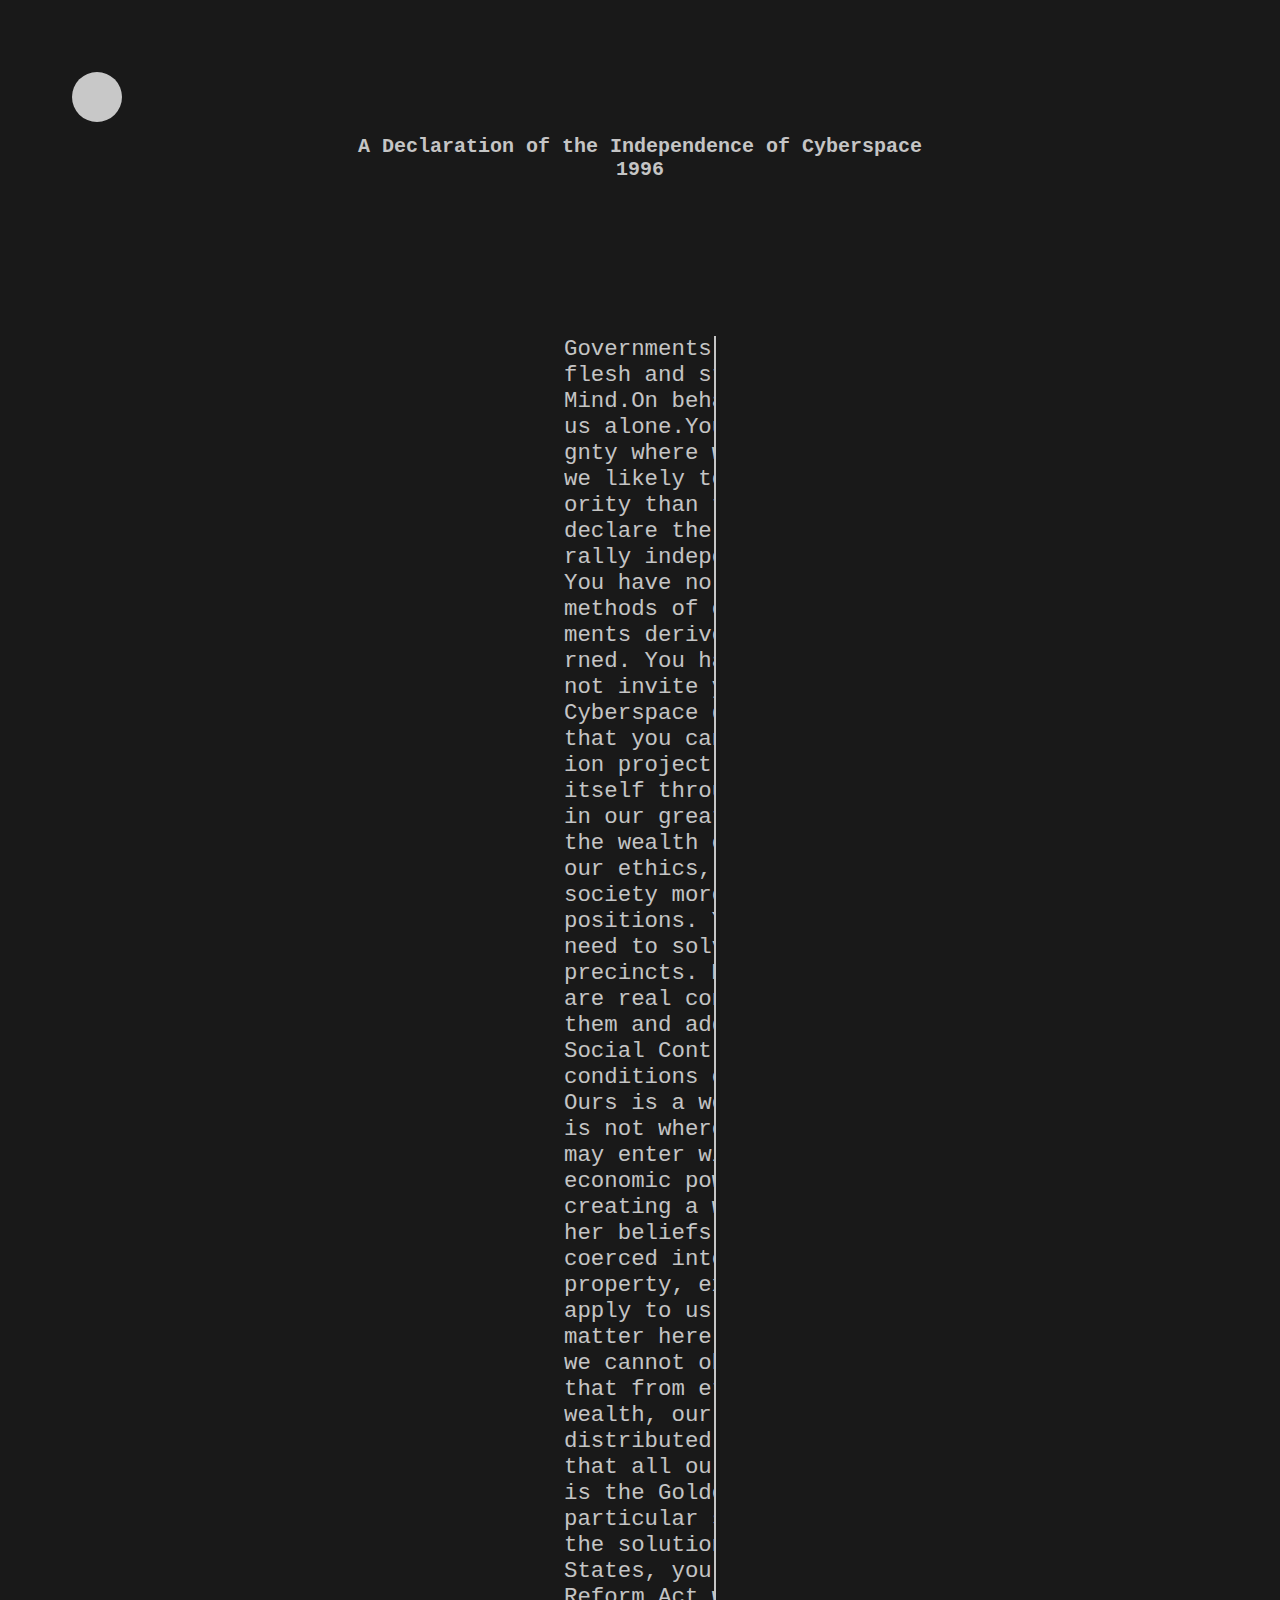
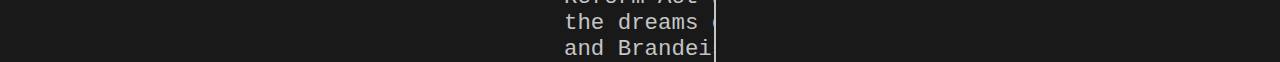
<file: AlarmClock/index.html>
<!DOCTYPE html>
<html>
  <head>
    <title>A Declaration of the Independence of Cyberspace</title>
    <link rel="stylesheet" href="style.css">
    <script src="https://ajax.googleapis.com/ajax/libs/jquery/3.3.1/jquery.min.js"></script>
    <script src="script.js"></script>
  </head>
  <body>
    
    <div class="button"></div>

    <h1> A Declaration of the Independence of Cyberspace <br> 1996  </h1>

    <p class="line-1 anim-typewriter"> Governments of the Industrial World , you weary giants of  </p>


    <p class="line-1 line-2 anim-typewriter">flesh and steel , I come from Cyberspace , the new home of  </p>


    <p class="line-1 line-3 anim-typewriter">Mind.On behalf of the future,I ask you of the past to leave </p>

    <p class="line-1 line-4 anim-typewriter">us alone.You are not welcome among us. You have no soverei- </p>

    <p class="line-1 line-5 anim-typewriter">gnty where we gather.We have no elected government, nor are </p>

   <p class="line-1 line-6 anim-typewriter"> we likely to have one,so I address you with no greater auth-</p>

   <p class="line-1 line-7 anim-typewriter"> ority than that with which liberty itself always speaks. I  </p>

   <p class="line-1 line-8 anim-typewriter">declare the global social space we are building to be natur-</p>

  <p class="line-1 line-9 anim-typewriter">rally independent of the tyrannies you seek to impose on us.</p>

  <p class="line-1 line-10 anim-typewriter">You have no moral right to rule us nor do you possess any  </p>

  <p class="line-1 line-11 anim-typewriter"> methods of enforcement we have true reason to fear. Govern-</p>

  <p class="line-1 line-12 anim-typewriter">ments derive their just powers from the consent of the gove</p>

  <p class="line-1 line-13 anim-typewriter">rned. You have neither solicited nor received ours. We did  </p>

  <p class="line-1 line-14 anim-typewriter">not invite you.You do not know us,nor do you know our world.</p>

  <p class="line-1 line-15 anim-typewriter">Cyberspace does not lie within your borders. Do not think  </p>

  <p class="line-1 line-16 anim-typewriter">that you can build it,as though it were a public construct- </p>

  <p class="line-1 line-17 anim-typewriter">ion project.You cannot. It is an act of nature and it grows</p>

  <p class="line-1 line-18 anim-typewriter">itself through our collective actions. You have not engaged </p>

  <p class="line-1 line-19 anim-typewriter">in our great and gathering conversation, nor did you create </p>

  <p class="line-1 line-20 anim-typewriter">the wealth of our marketplaces. You do not know our culture,</p>
  <p class="line-1 line-21 anim-typewriter">our ethics, or the unwritten codes that already provide our </p>
  <p class="line-1 line-22 anim-typewriter">society more order than could be obtained by any of your im-</p>
  <p class="line-1 line-23 anim-typewriter">positions. You claim there are problems among us that you   </p>
  <p class="line-1 line-23 anim-typewriter">need to solve. You use this claim as an excuse to invade our</p>
  <p class="line-1 line-24 anim-typewriter">precincts. Many of these problems don't exist. Where there  </p>
  <p class="line-1 line-25 anim-typewriter">are real conflicts,where there are wrongs, we will identify </p>
  <p class="line-1 line-26 anim-typewriter">them and address them by our means. We are forming our own  </p>
  <p class="line-1 line-27 anim-typewriter">Social Contract.This governance will arise according to the </p>
  <p class="line-1 line-28 anim-typewriter">conditions of our world, not yours. Our world is different. </p>
  <p class="line-1 line-29 anim-typewriter">Ours is a world that is both everywhere and nowhere, but it </p>
  <p class="line-1 line-30 anim-typewriter">is not where bodies live. We are creating a world that all  </p>
  <p class="line-1 line-31 anim-typewriter">may enter without privilege or prejudice accorded by race,  </p>
  <p class="line-1 line-32 anim-typewriter">economic power, military force, or station of birth. We are </p>
  <p class="line-1 line-33 anim-typewriter">creating a world where anyone, anywhere may express his or  </p>
  <p class="line-1 line-34 anim-typewriter">her beliefs, no matter how singular, without fear of being  </p>
  <p class="line-1 line-35 anim-typewriter">coerced into silence or conformity. Your legal concepts of  </p>
  <p class="line-1 line-36 anim-typewriter">property, expression, identity, movement,and context do not </p>
  <p class="line-1 line-37 anim-typewriter">apply to us. They are all based on matter, and there is no  </p>
  <p class="line-1 line-38 anim-typewriter">matter here. Our identities have no bodies, so, unlike you, </p>
  <p class="line-1 line-39 anim-typewriter">we cannot obtain order by physical coercion.We believe that </p>
  <p class="line-1 line-40 anim-typewriter">that from ethics, enlightened self-interest, and the common </p>
  <p class="line-1 line-41 anim-typewriter">wealth, our governance will emerge. Our identities may be   </p>
  <p class="line-1 line-42 anim-typewriter">distributed across many of your jurisdictions. The only law </p>                                                        
  <p class="line-1 line-43 anim-typewriter">that all our constituent cultures would generally recognize </p>
  <p class="line-1 line-44 anim-typewriter">is the Golden Rule. We hope we will be able to build our   </p>
  <p class="line-1 line-45 anim-typewriter">particular solutions on that basis.But we cannot accept the </p>
  <p class="line-1 line-46 anim-typewriter">the solutions you are attempting to impose. In the United   </p>
  <p class="line-1 line-47 anim-typewriter">States, you have today created a law, the Telecommunications</p>
  <p class="line-1 line-48 anim-typewriter">Reform Act which repudiates your own Constitution and insults</p>
  <p class="line-1 line-49 anim-typewriter">the dreams of Jefferson, Washington, Madison, DeToqueville, </p>
  <p class="line-1 line-50 anim-typewriter">and Brandeis. These dreams must now be born anew in us **** </p>
  </body>
</html>
</file>
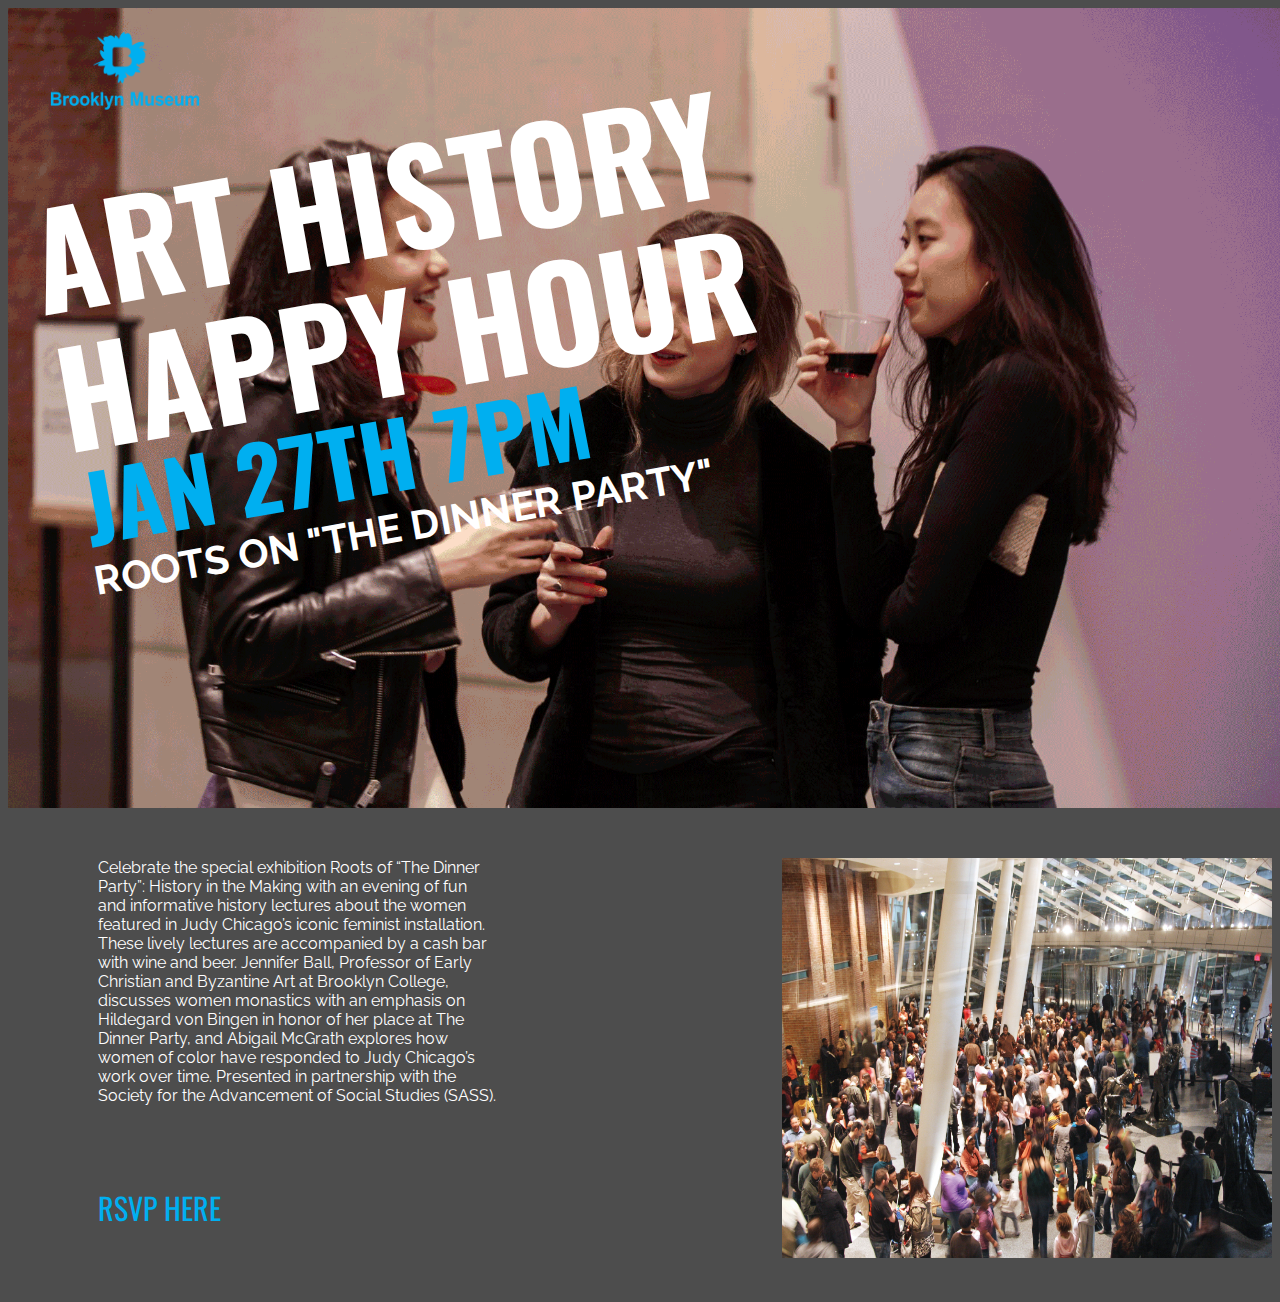
<file: Responsive Poster/index.html>
<!DOCTYPE html>
<html>
  <head>
    <title>Responsive Poster</title>

    <meta name="viewport" content="width=device-width, initial-scale=1 shrink-to-fit=no">
  
    <link rel="stylesheet" href="style.css">
    <link <link href="https://fonts.googleapis.com/css?family=Oswald" rel="stylesheet">
    <link href="https://fonts.googleapis.com/css?family=Raleway" rel="stylesheet">
  </head>
  <body>
    <div class="background-container"></div>
    <div class="logo"> <img src="bmlogo.png" width="150" height="90"></div>
    <h1 class="title">ART HISTORY <br> HAPPY HOUR</h1>
    <h2 class="subtitle">ROOTS ON "THE DINNER PARTY"</h2>
    <h2 class="date"> JAN 27TH 7PM</h2>


    <div class="describe">

    Celebrate the special exhibition Roots of “The Dinner Party”: History in the Making with an evening of fun and informative history lectures about the women featured in Judy Chicago’s iconic feminist installation. These lively lectures are accompanied by a cash bar with wine and beer. Jennifer Ball, Professor of Early Christian and Byzantine Art at Brooklyn College, discusses women monastics with an emphasis on Hildegard von Bingen in honor of her place at The Dinner Party, and Abigail McGrath explores how women of color have responded to Judy Chicago’s work over time. Presented in partnership with the Society for the Advancement of Social Studies (SASS). 

    <div class="RSVP"> RSVP HERE </div>


  </div>



    <div class="museum"> <img src="inside.jpg" width="490" height="400"></div>

  


    </body>
</html>
</file>
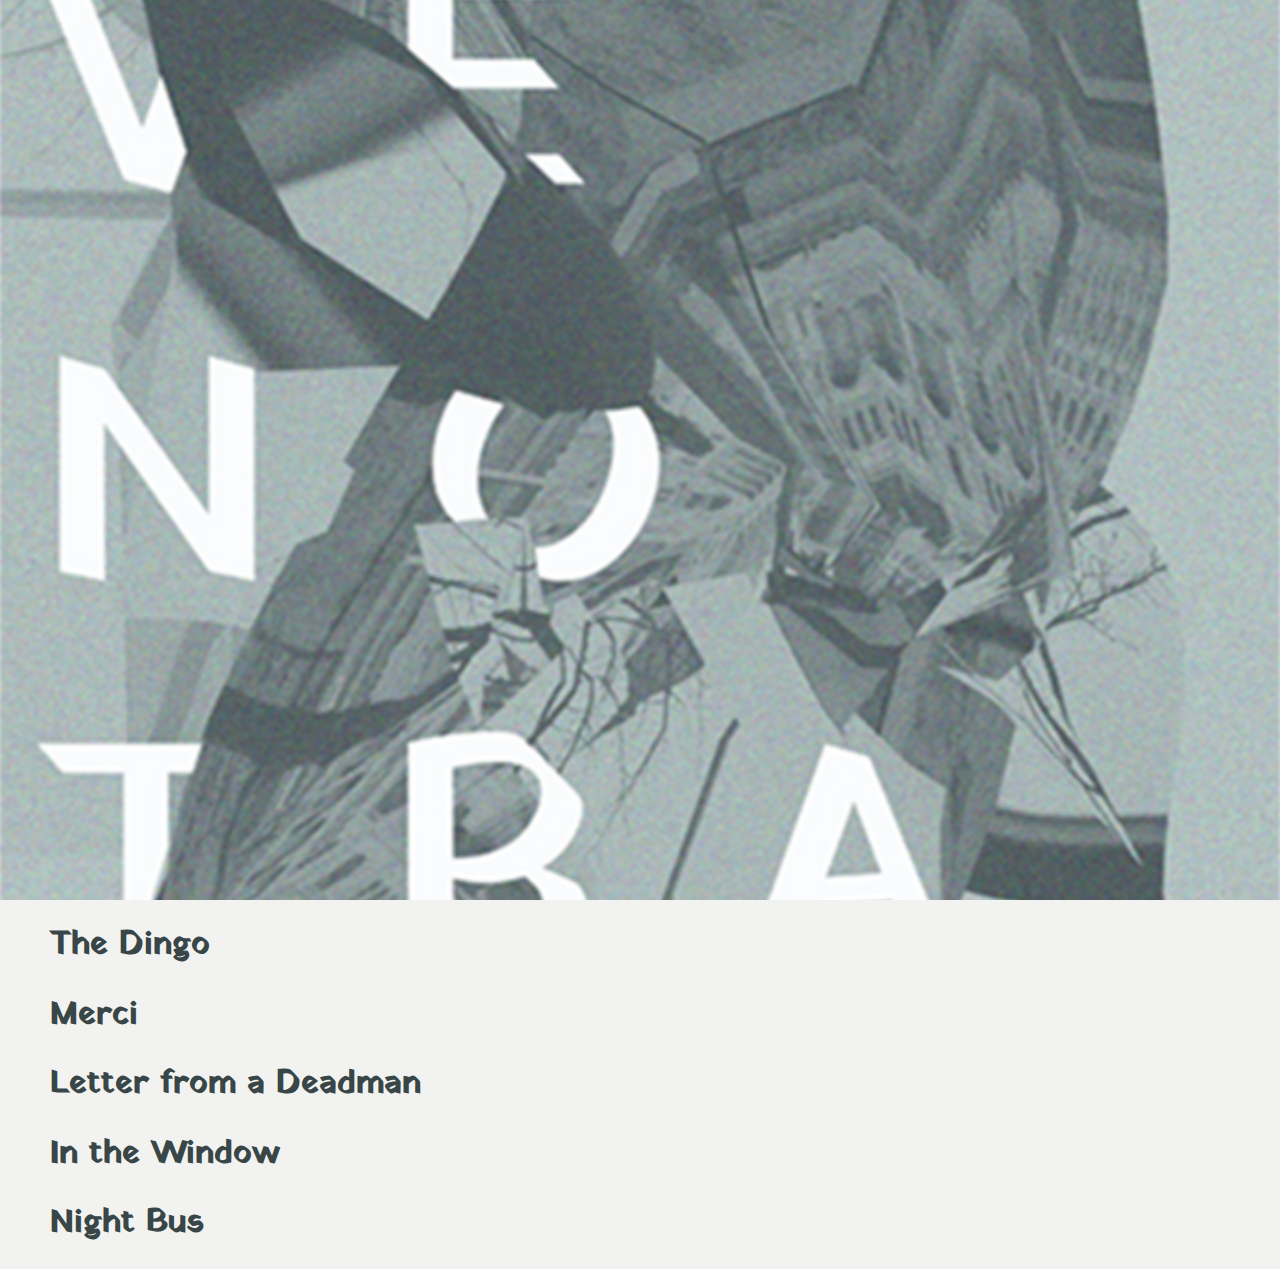
<file: Abby Travel Zine/CoverPage.html>
<!DOCTYPE html>
<html>
  <head>
    <title>Leave No Trace</title>
    <meta name="viewport" content="width=device-width, initial-scale=1 shrink-to-fit=no">
    <link rel="stylesheet" href="style.css">
    <link href="https://fonts.googleapis.com/css?family=Halant" rel="stylesheet">
    <link href="https://fonts.googleapis.com/css?family=Yatra+One" rel="stylesheet">
  </head>
  <body>
    <div class="title"></div>
    <nav> <div class="photo cover"></div> </nav>

   
    <h1><a href="Dingo.html"> The Dingo</h1>
    <h1><a href="Merci.html">Merci</h1>
    <h1><a href="DeadManLetter.html">Letter from a Deadman</h1>
    <h1><a href="InTheWindow.html">In the Window </h1>
    <h1><a href="NightBus.html"> Night Bus </h1>

  
    

 
   
  </body>
</html>
</file>
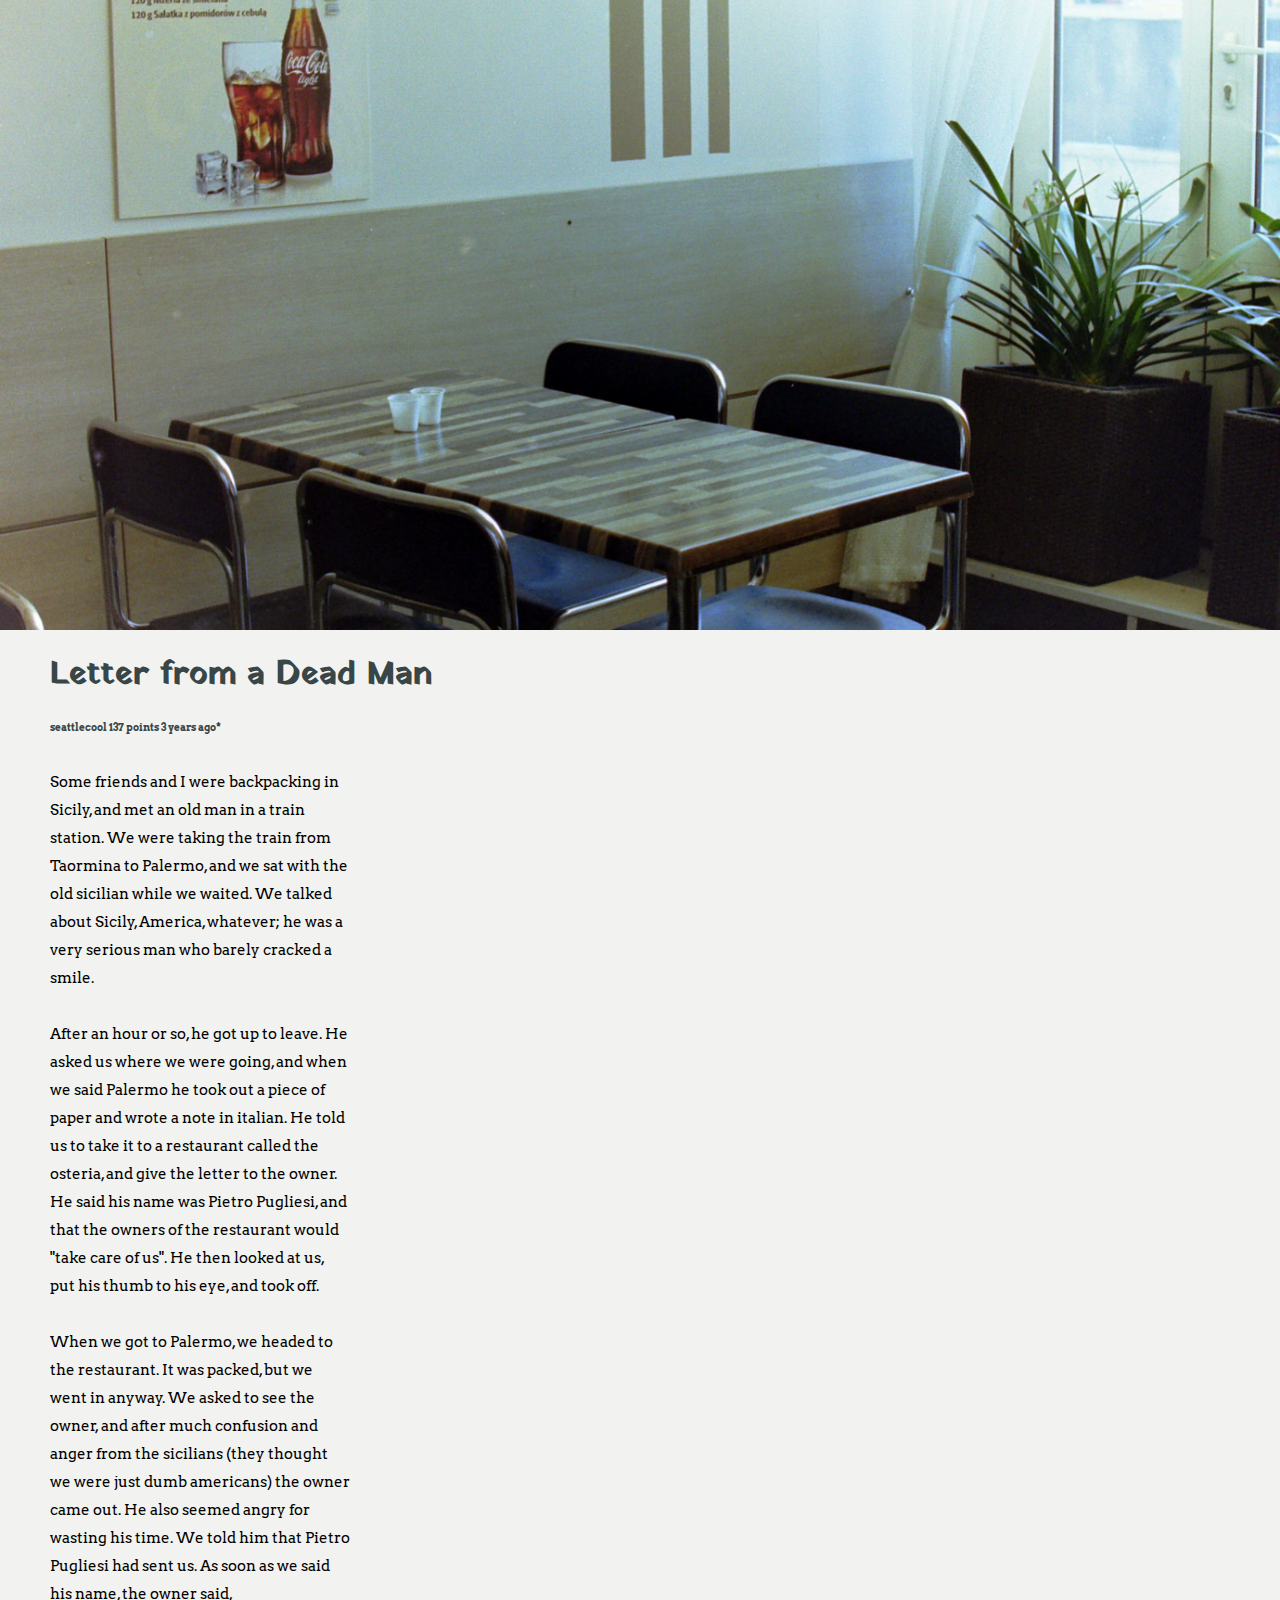
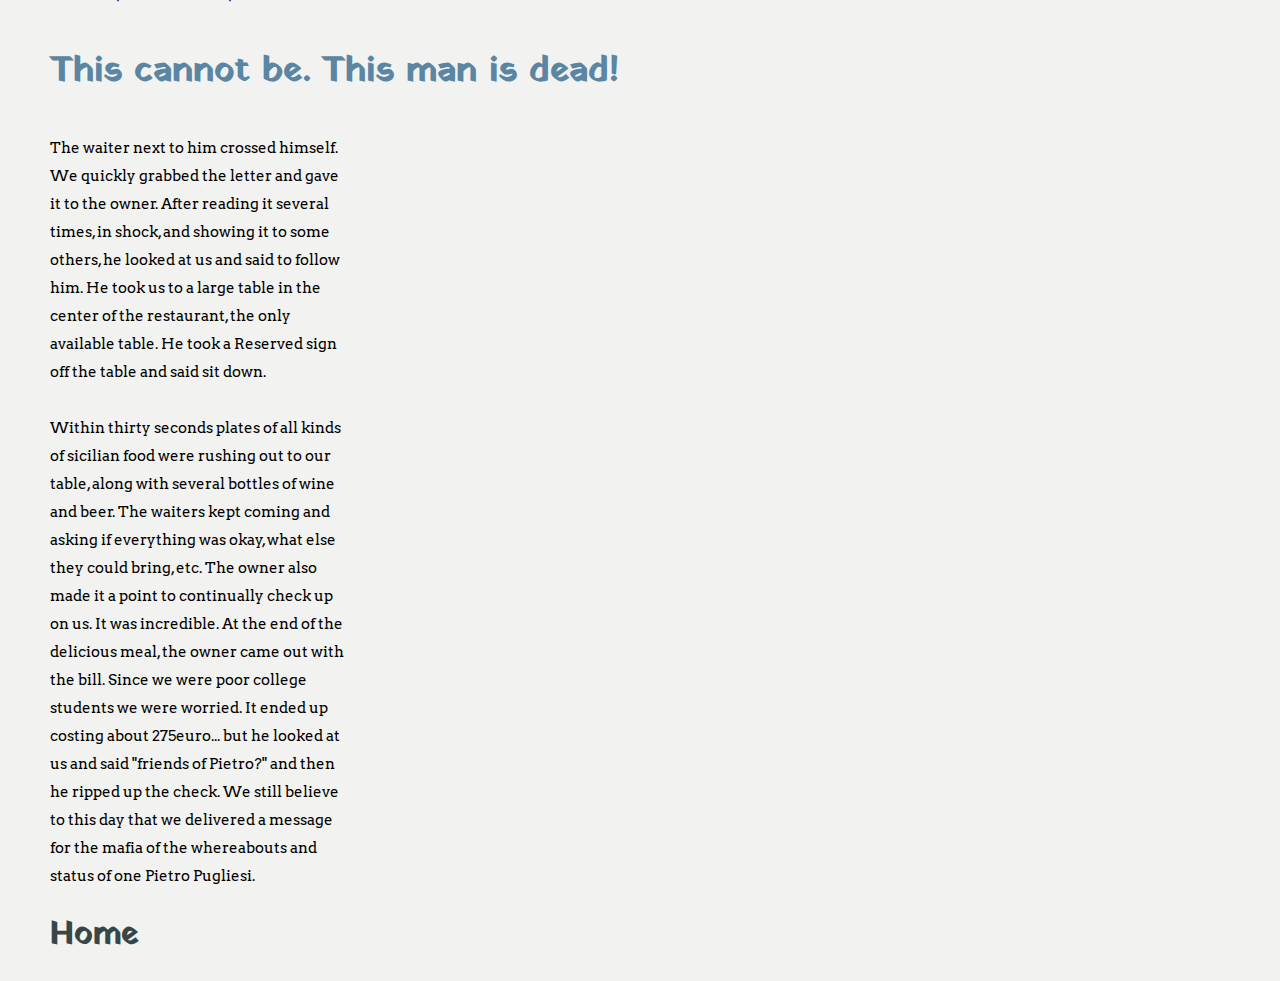
<file: Abby Travel Zine/DeadManLetter.html>
<!DOCTYPE html>
<html>
  <head>
    <title>Letter from a Dead Man</title>
    <meta name="viewport" content="width=device-width, initial-scale=1 shrink-to-fit=no">
    <link rel="stylesheet" href="style.css">
    <link href="https://fonts.googleapis.com/css?family=Arvo" rel="stylesheet">
    <link href="https://fonts.googleapis.com/css?family=Yatra+One" rel="stylesheet">
  </head>
  <body>
    <div class="photo letter"></div>
    <h1>Letter from a Dead Man </h1>
    <h2> seattlecool 137 points 3 years ago* </h2>
    <p>
      Some friends and I were backpacking in Sicily, and met an old man in a train station. We were taking the train from Taormina to Palermo, and we sat with the old sicilian while we waited. We talked about Sicily, America, whatever; he was a very serious man who barely cracked a smile.
      <br><br> After an hour or so, he got up to leave. He asked us where we were going, and when we said Palermo he took out a piece of paper and wrote a note in italian. He told us to take it to a restaurant called the osteria, and give the letter to the owner. He said his name was Pietro Pugliesi, and that the owners of the restaurant would "take care of us". He then looked at us, put his thumb to his eye, and took off. 
      <br><br>When we got to Palermo, we headed to the restaurant. It was packed, but we went in anyway. We asked to see the owner, and after much confusion and anger from the sicilians (they thought we were just dumb americans) the owner came out. He also seemed angry for wasting his time. We told him that Pietro Pugliesi had sent us. As soon as we said his name, the owner said,
      
      <h3 class="pullquote"> This cannot be. This man is dead! </h3>
      
       <p> The waiter next to him crossed himself. We quickly grabbed the letter and gave it to the owner. After reading it several times, in shock, and showing it to some others, he looked at us and said to follow him. He took us to a large table in the center of the restaurant, the only available table. He took a Reserved sign off the table and said sit down. 

        <br><br>Within thirty seconds plates of all kinds of sicilian food were rushing out to our table, along with several bottles of wine and beer. The waiters kept coming and asking if everything was okay, what else they could bring, etc. The owner also made it a point to continually check up on us. It was incredible. At the end of the delicious meal, the owner came out with the bill. Since we were poor college students we were worried. It ended up costing about 275euro... but he looked at us and said "friends of Pietro?" and then he ripped up the check. We still believe to this day that we delivered a message for the mafia of the whereabouts and status of one Pietro Pugliesi. </p>

  </p>

    <h1><a href="CoverPage.html"> Home </h1>
  </body>
</html>
</file>
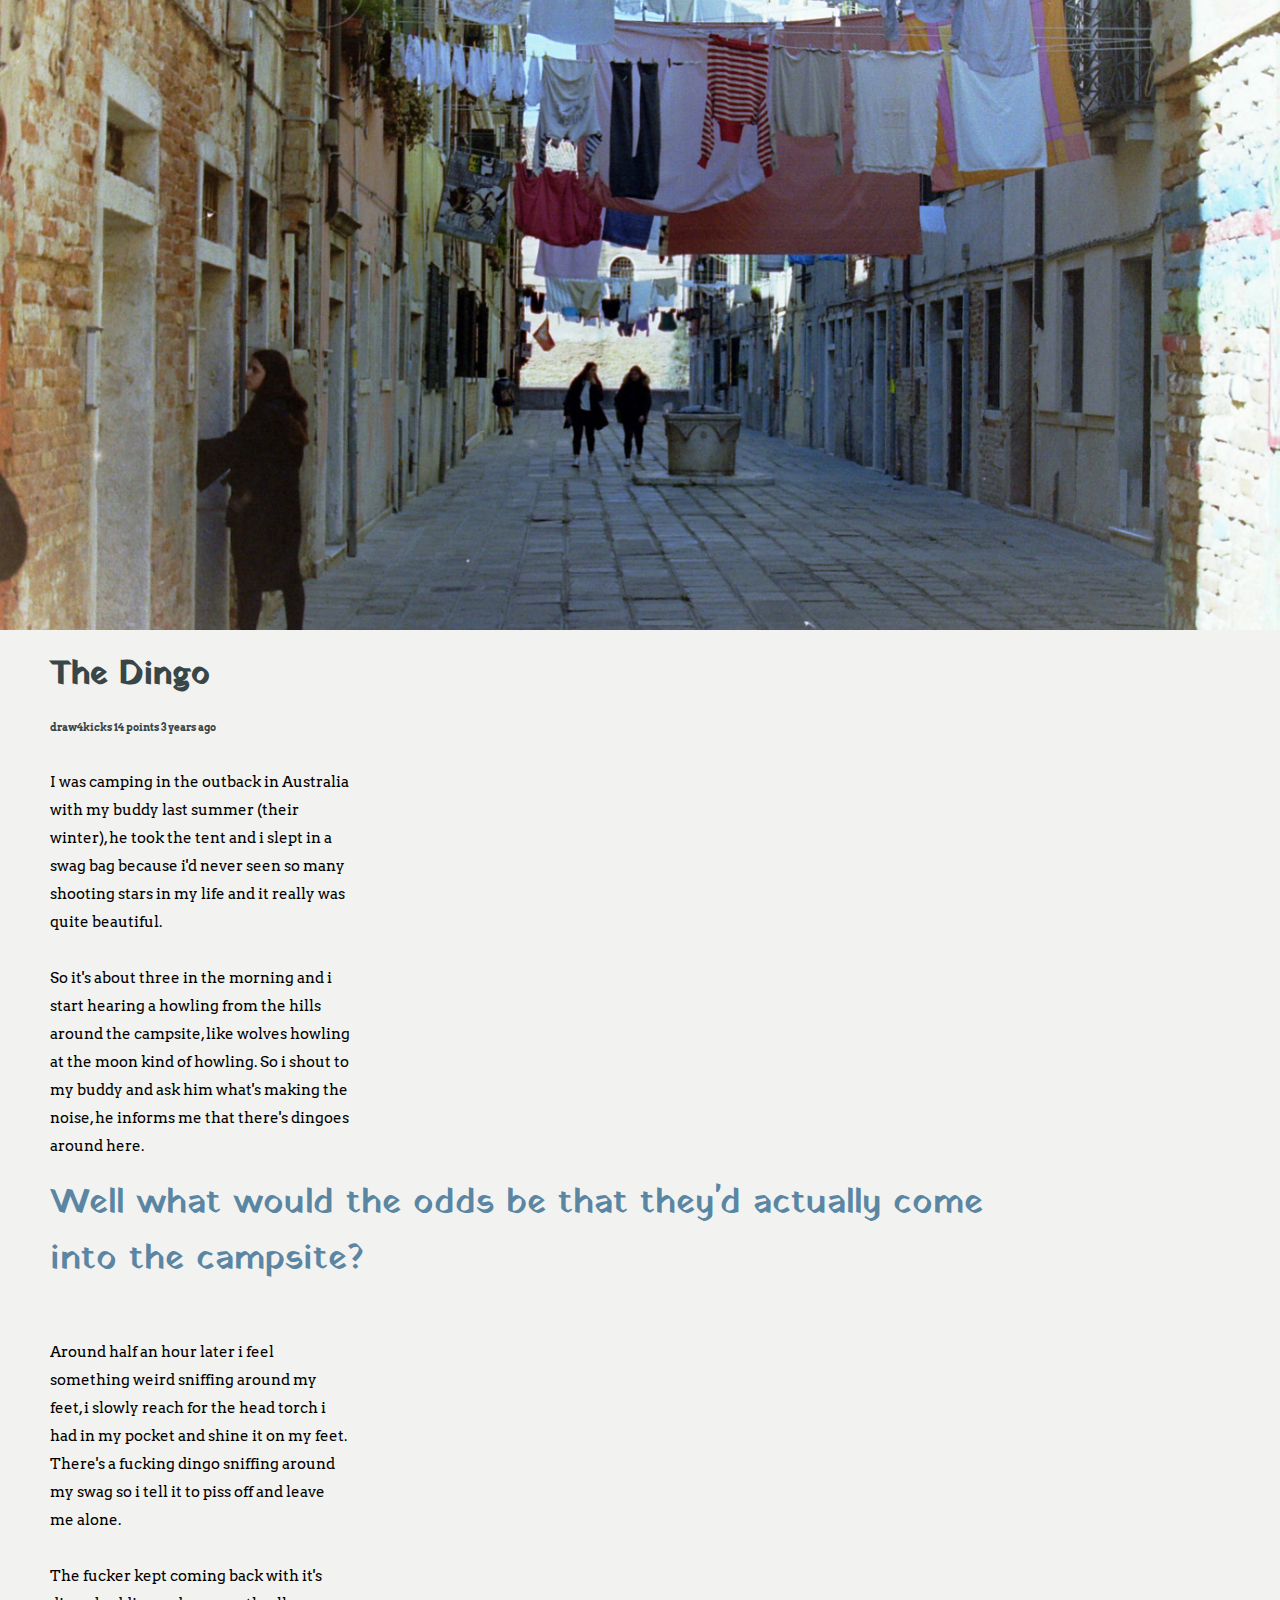
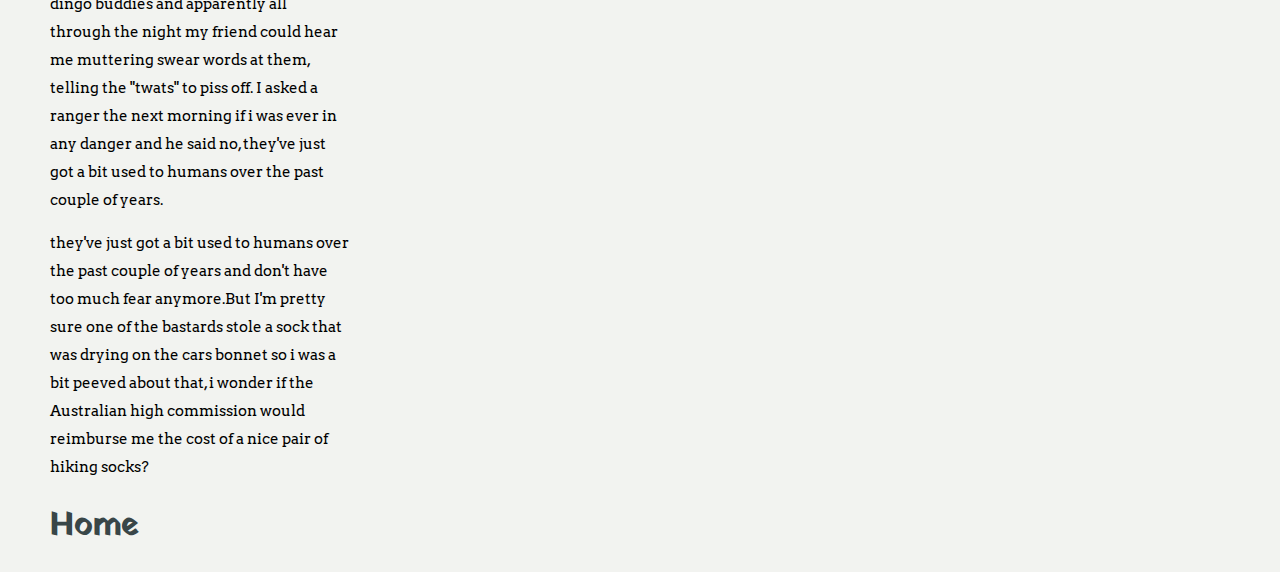
<file: Abby Travel Zine/Dingo.html>
<!DOCTYPE html>
<html>
  <head>
    <title>The Dingo</title>
    <meta name="viewport" content="width=device-width, initial-scale=1 shrink-to-fit=no">
    <link rel="stylesheet" href="style.css">
    <link href="https://fonts.googleapis.com/css?family=Arvo" rel="stylesheet">
    <link href="https://fonts.googleapis.com/css?family=Yatra+One" rel="stylesheet">
  </head>
  <body>
    <div class="photo"></div>
    <h1>The Dingo </h1>
    <h2> draw4kicks 14 points 3 years ago   </h2>
    <p>
      I was camping in the outback in Australia with my buddy last summer (their winter), he took the tent and i slept in a swag bag because i'd never seen so many shooting stars in my life and it really was quite beautiful.
      <br>
      <br> So it's about three in the morning and i start hearing a howling from the hills around the campsite, like wolves howling at the moon kind of howling. So i shout to my buddy and ask him what's making the noise, he informs me that there's dingoes around here.

      <div class="pullquote"> Well what would the odds be that they'd actually come into the campsite? </div>

      <br>
      <br>
      <p>Around half an hour later i feel something weird sniffing around my feet, i slowly reach for the head torch i had in my pocket and shine it on my feet. There's a fucking dingo sniffing around my swag so i tell it to piss off and leave me alone.
      <br>
      <br>The fucker kept coming back with it's dingo buddies and apparently all through the night my friend could hear me muttering swear words at them, telling the "twats" to piss off. I asked a ranger the next morning if i was ever in any danger and he said no, they've just got a bit used to humans over the past couple of years.
      
      <p>they've just got a bit used to humans over the past couple of years and don't have too much fear anymore.But I'm pretty sure one of the bastards stole a sock that was drying on the cars bonnet so i was a bit peeved about that, i wonder if the Australian high commission would reimburse me the cost of a nice pair of hiking socks? </p>



  </p>

   <h1><a href="CoverPage.html"> Home </h1>
  </body>
</html>
</file>
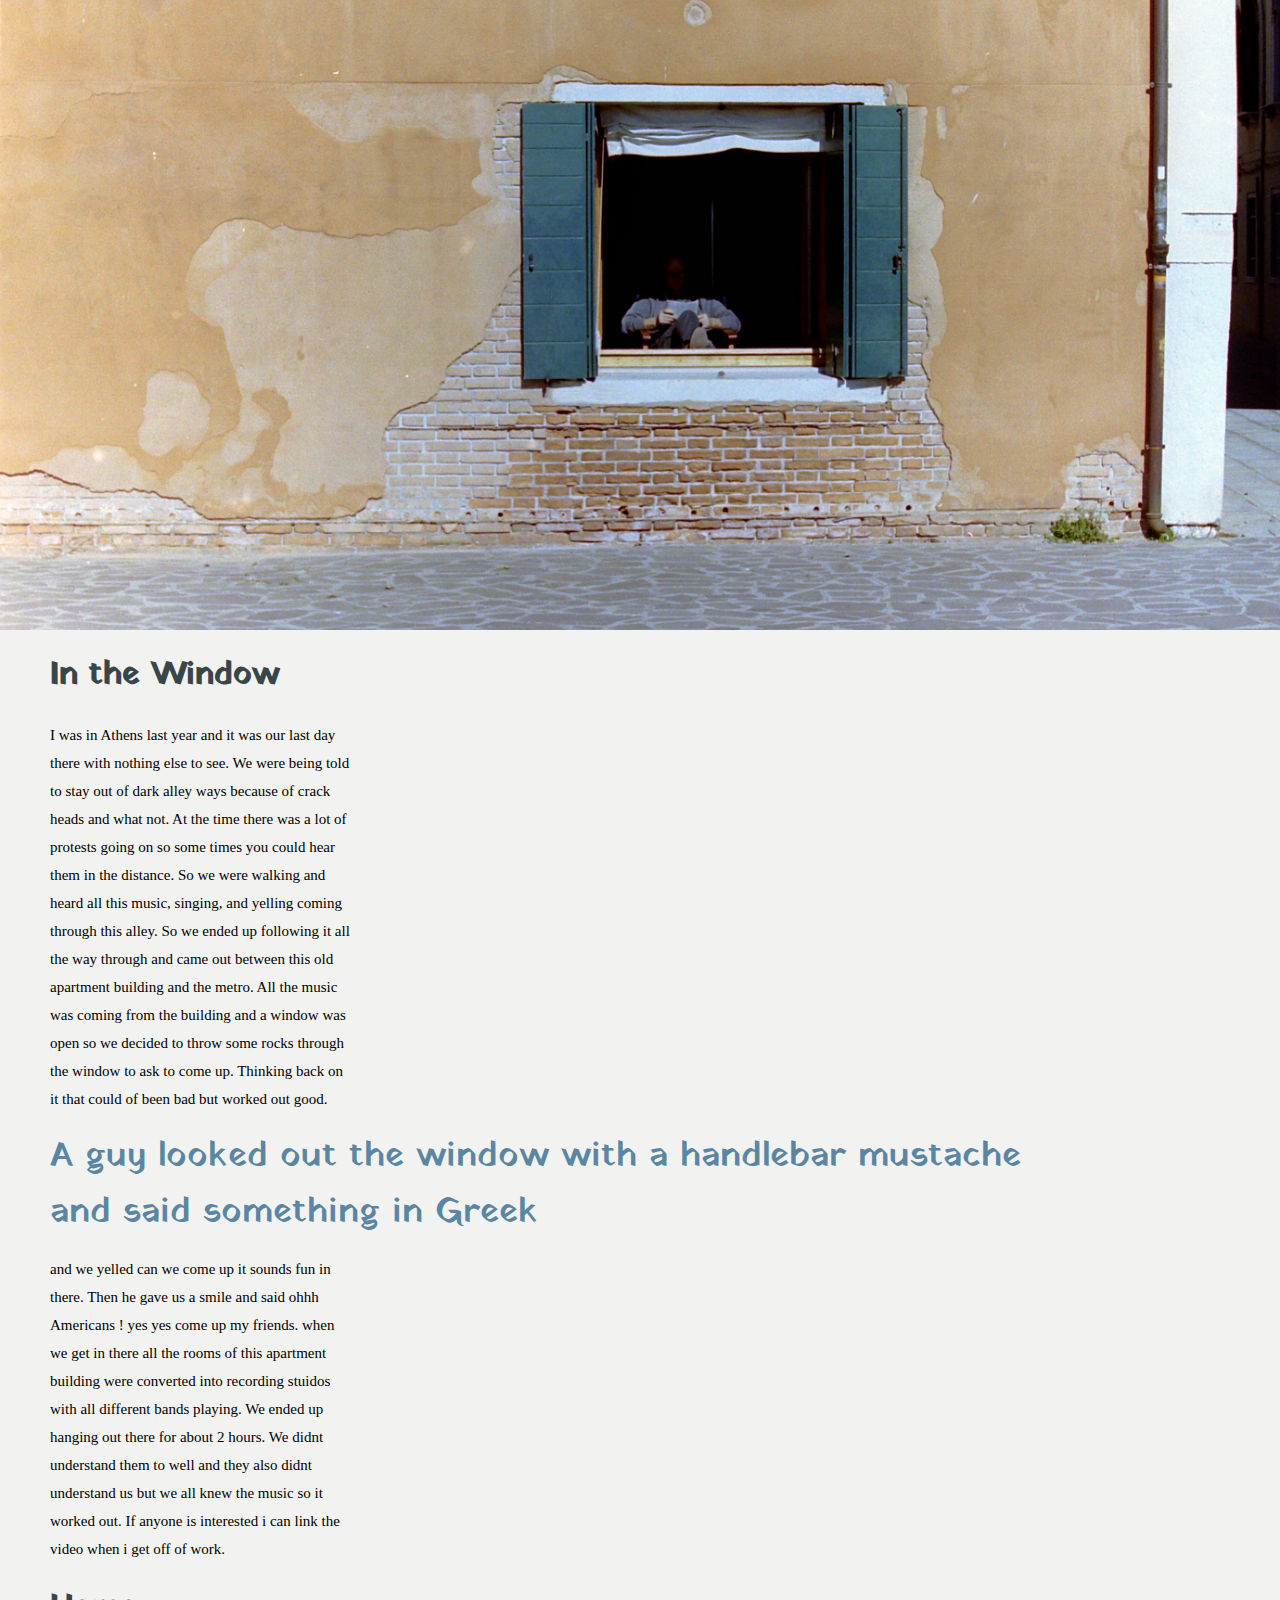
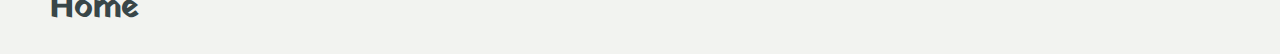
<file: Abby Travel Zine/IntheWindow.Html>
<!DOCTYPE html>
<html>
  <head>
    <title>In the Window</title>
    <meta name="viewport" content="width=device-width, initial-scale=1 shrink-to-fit=no">
    <link rel="stylesheet" href="style.css">
    <link href="https://fonts.googleapis.com/css?family=Halant" rel="stylesheet">
    <link href="https://fonts.googleapis.com/css?family=Yatra+One" rel="stylesheet">
  </head>
  <body>
    <div class="photo window"></div>
    <h1>In the Window</h1>
    <p>
      I was in Athens last year and it was our last day there with nothing else to see. We were being told to stay out of dark alley ways because of crack heads and what not. At the time there was a lot of protests going on so some times you could hear them in the distance. So we were walking and heard all this music, singing, and yelling coming through this alley. So we ended up following it all the way through and came out between this old apartment building and the metro. All the music was coming from the building and a window was open so we decided to throw some rocks through the window to ask to come up. Thinking back on it that could of been bad but worked out good. 

      <div class="pullquote"> A guy looked out the window with a handlebar mustache and said something in Greek </div> 

      <p> and we yelled can we come up it sounds fun in there. Then he gave us a smile and said ohhh Americans ! yes yes come up my friends. when we get in there all the rooms of this apartment building were converted into recording stuidos with all different bands playing. We ended up hanging out there for about 2 hours. We didnt understand them to well and they also didnt understand us but we all knew the music so it worked out. If anyone is interested i can link the video when i get off of work.

      </p>


      <h1><a href="CoverPage.html"> Home </h1>
      
      
     


      
      
    
  
      
    </p>
  </body>
</html>
</file>
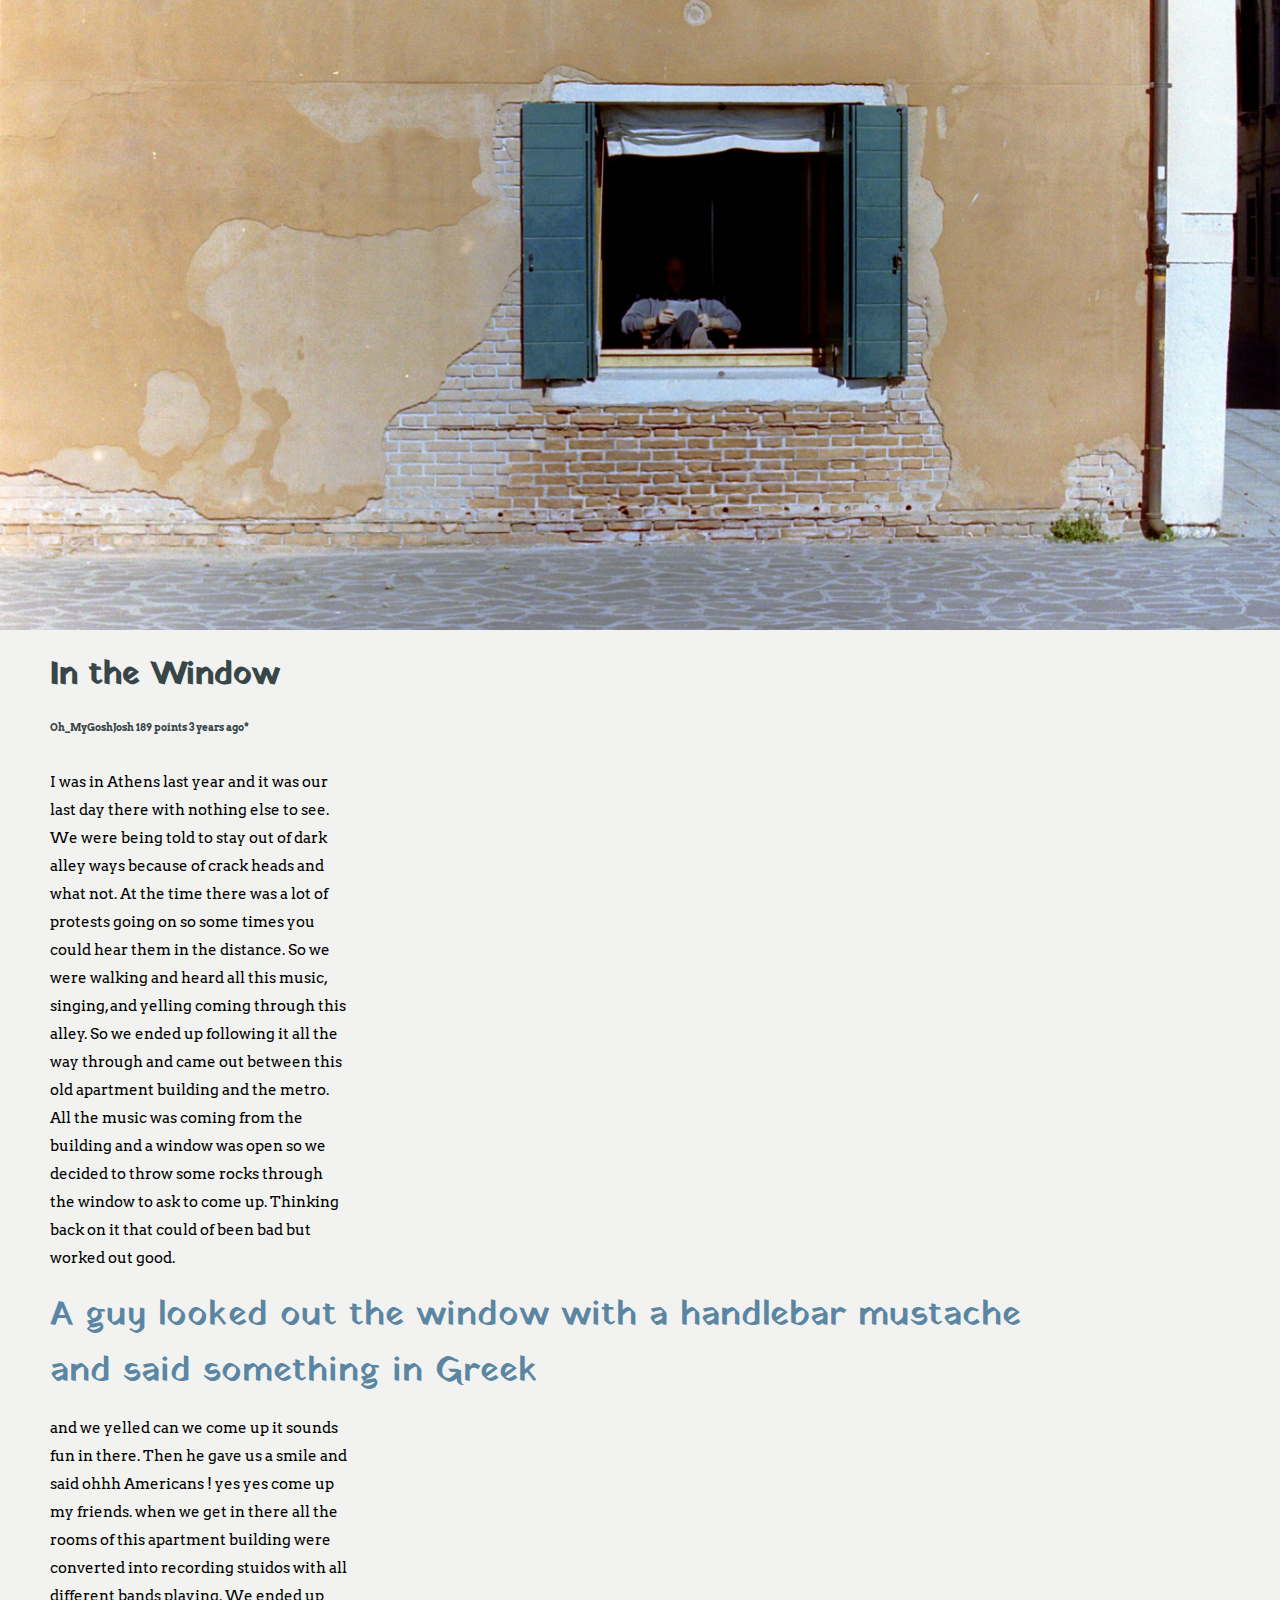
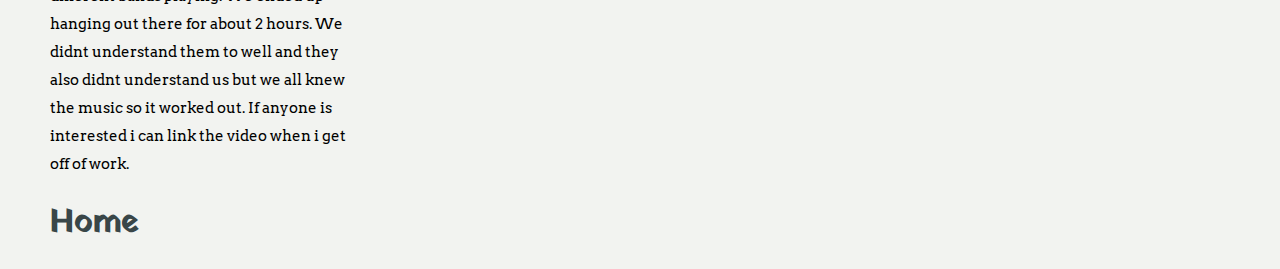
<file: Abby Travel Zine/IntheWindow.html>
<!DOCTYPE html>
<html>
  <head>
    <title>In the Window</title>
    <meta name="viewport" content="width=device-width, initial-scale=1 shrink-to-fit=no">
    <link rel="stylesheet" href="style.css">
    <link href="https://fonts.googleapis.com/css?family=Arvo" rel="stylesheet">
    <link href="https://fonts.googleapis.com/css?family=Yatra+One" rel="stylesheet">
  </head>
  <body>
    <div class="photo window"></div>
    <h1>In the Window</h1>
    <h2> Oh_MyGoshJosh 189 points 3 years ago*  </h2>
    <p>
      I was in Athens last year and it was our last day there with nothing else to see. We were being told to stay out of dark alley ways because of crack heads and what not. At the time there was a lot of protests going on so some times you could hear them in the distance. So we were walking and heard all this music, singing, and yelling coming through this alley. So we ended up following it all the way through and came out between this old apartment building and the metro. All the music was coming from the building and a window was open so we decided to throw some rocks through the window to ask to come up. Thinking back on it that could of been bad but worked out good. 

      <div class="pullquote"> A guy looked out the window with a handlebar mustache and said something in Greek </div> 

      <p> and we yelled can we come up it sounds fun in there. Then he gave us a smile and said ohhh Americans ! yes yes come up my friends. when we get in there all the rooms of this apartment building were converted into recording stuidos with all different bands playing. We ended up hanging out there for about 2 hours. We didnt understand them to well and they also didnt understand us but we all knew the music so it worked out. If anyone is interested i can link the video when i get off of work.

      </p>


      <h1><a href="CoverPage.html"> Home </h1>
      
      
     


      
      
    
  
      
    </p>
  </body>
</html>
</file>
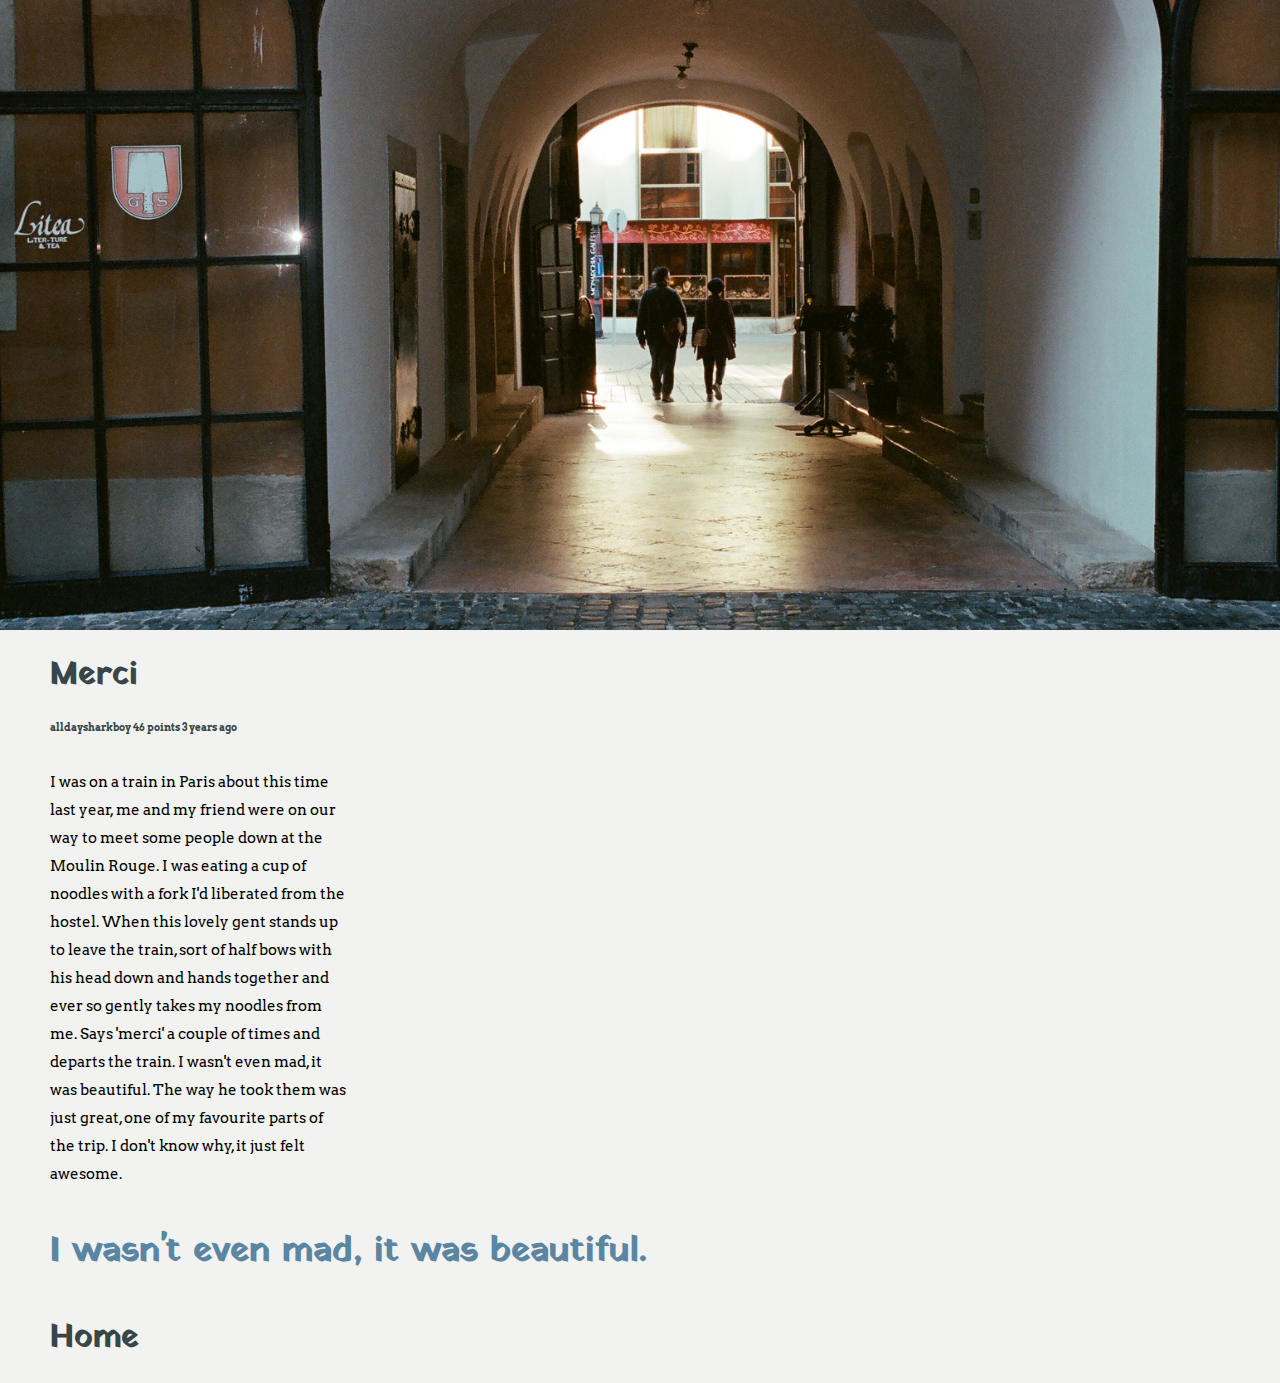
<file: Abby Travel Zine/Merci.html>
<!DOCTYPE html>
<html>
  <head>
    <title>Merci</title>
    <meta name="viewport" content="width=device-width, initial-scale=1 shrink-to-fit=no">
    <link rel="stylesheet" href="style.css">
    <link href="https://fonts.googleapis.com/css?family=Arvo" rel="stylesheet">
    <link href="https://fonts.googleapis.com/css?family=Yatra+One" rel="stylesheet">
  </head>
  <body>
    <div class="photo merci"></div>
    <h1>Merci </h1>
    <h2> alldaysharkboy 46 points 3 years ago </h2>

    <p>
      
      I was on a train in Paris about this time last year, me and my friend were on our way to meet some people down at the Moulin Rouge. I was eating a cup of noodles with a fork I'd liberated from the hostel. When this lovely gent stands up to leave the train, sort of half bows with his head down and hands together and ever so gently takes my noodles from me. Says 'merci' a couple of times and departs the train.

      I wasn't even mad, it was beautiful. The way he took them was just great, one of my favourite parts of the trip. I don't know why, it just felt awesome.

     
      

      <h3 class="pullquote">I wasn't even mad, it was beautiful. </h3>
      
     


      </p>

       <h1><a href="CoverPage.html"> Home </h1>
  </body>
</html>
</file>
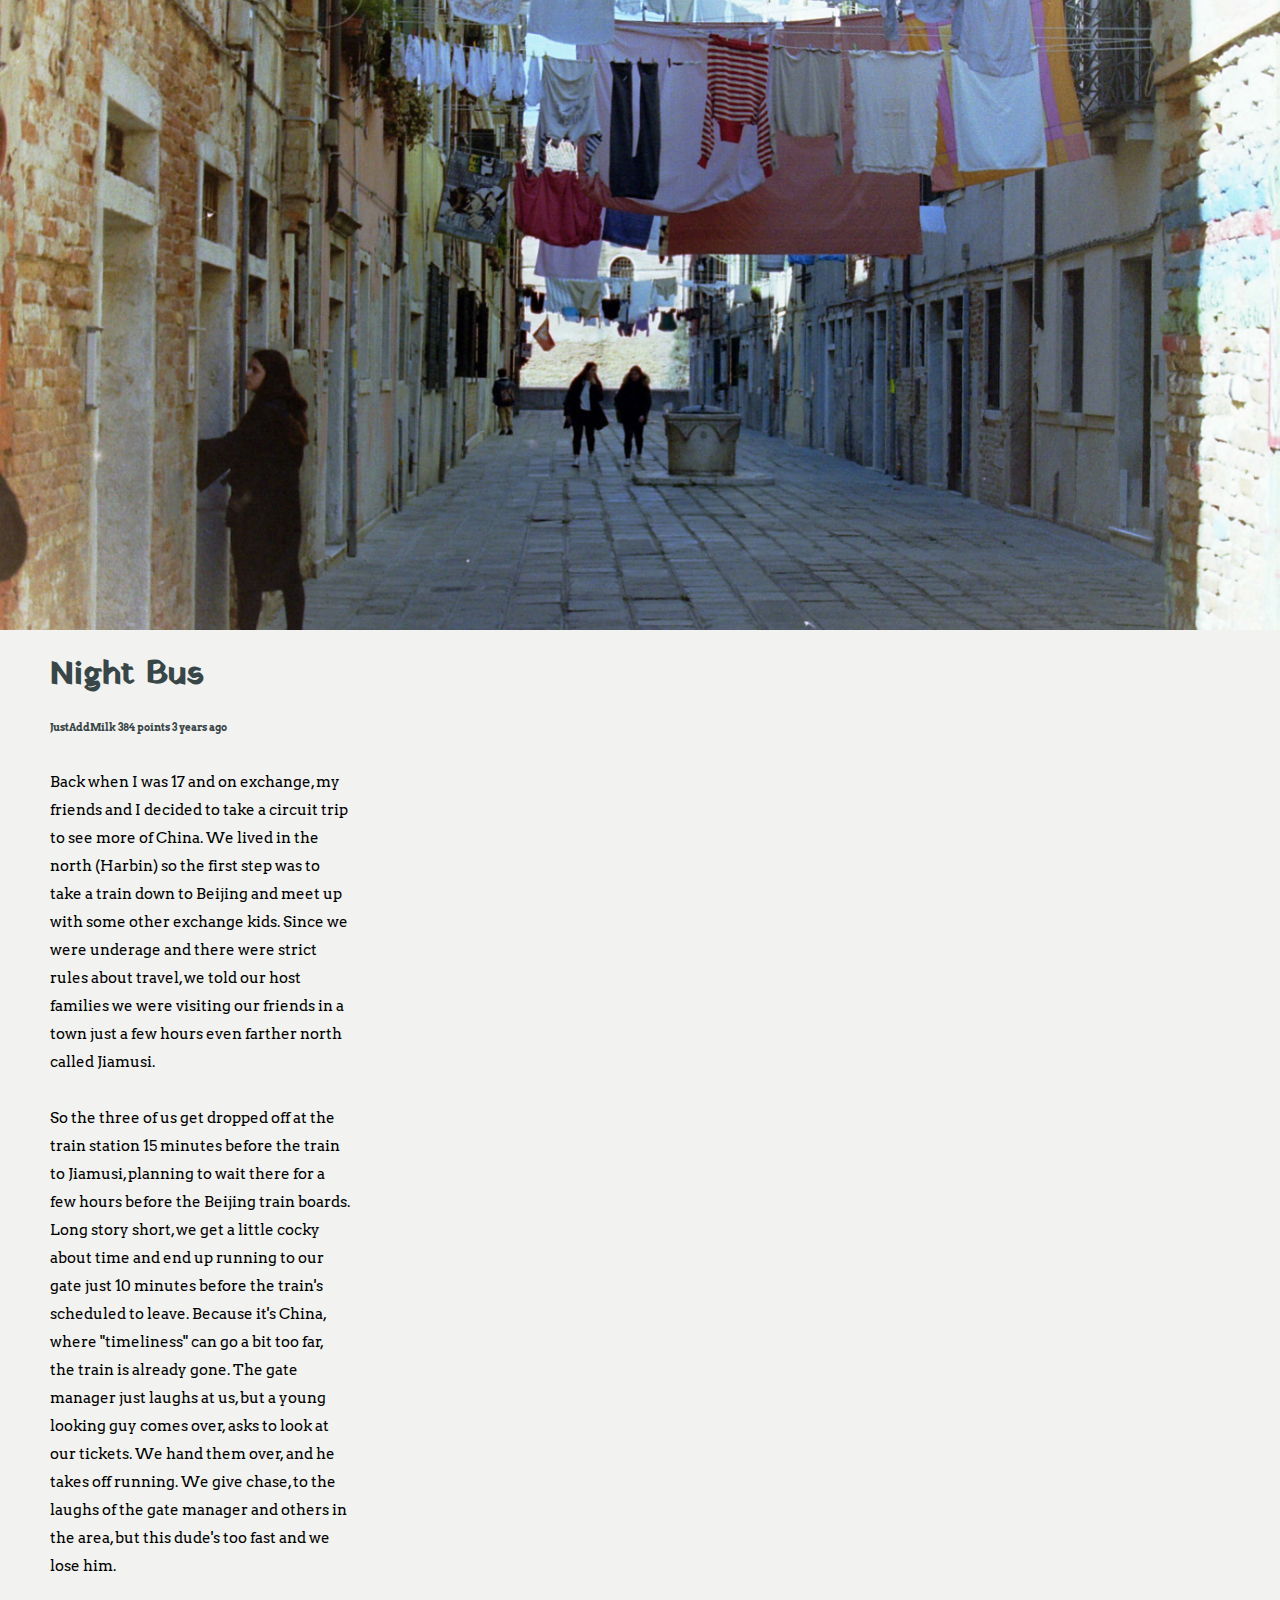
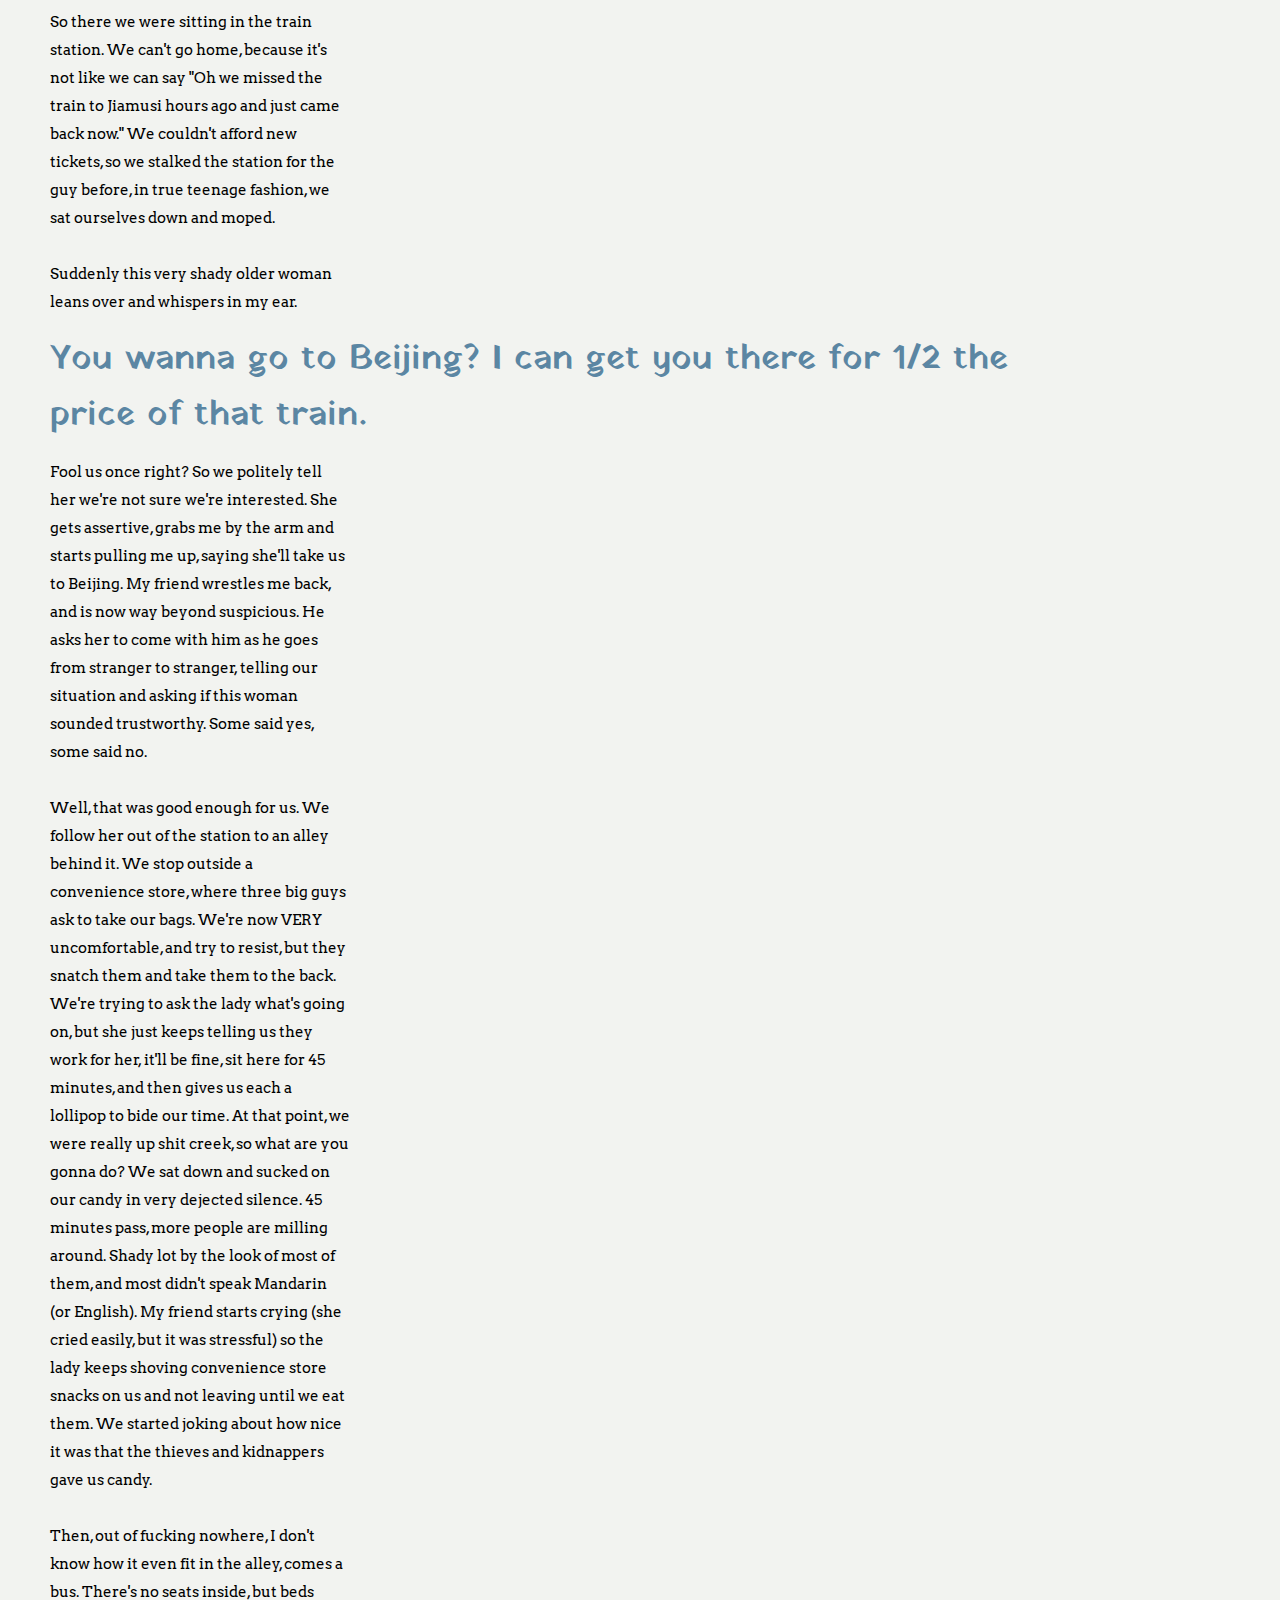
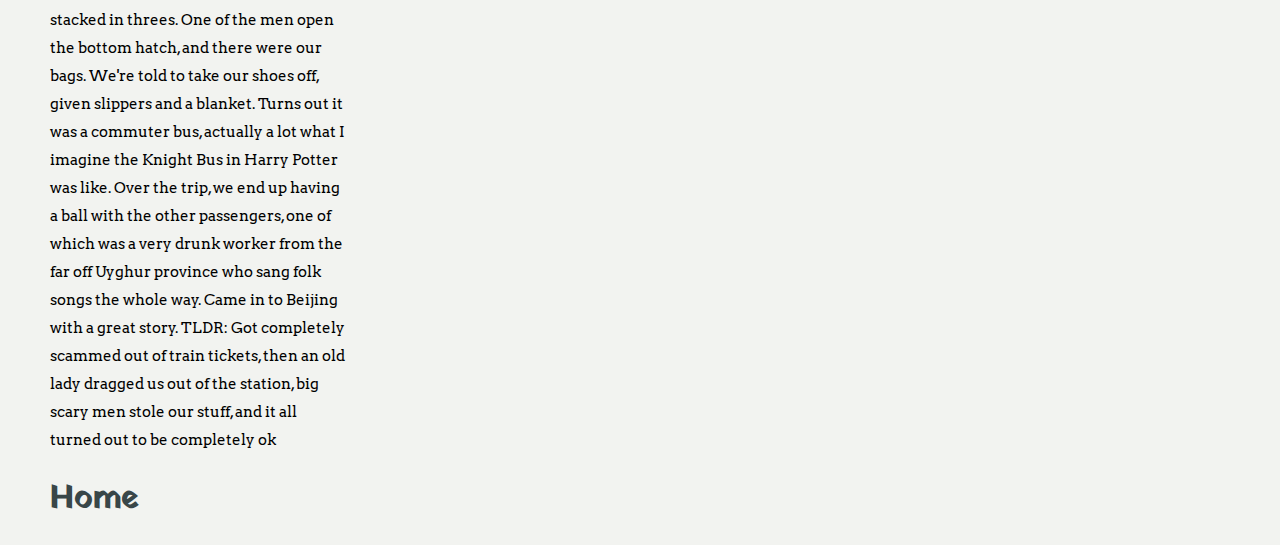
<file: Abby Travel Zine/NightBus.html>
<!DOCTYPE html>
<html>
  <head>
    <title>The Dingo</title>
    <meta name="viewport" content="width=device-width, initial-scale=1 shrink-to-fit=no">
    <link rel="stylesheet" href="style.css">
    <link href="https://fonts.googleapis.com/css?family=Arvo" rel="stylesheet">
    <link href="https://fonts.googleapis.com/css?family=Yatra+One" rel="stylesheet">
  </head>
  <body>
    <div class="photo"></div>
    <h1>Night Bus</h1>
    <h2> JustAddMilk 384 points 3 years ago  </h2>
    <p>
      Back when I was 17 and on exchange, my friends and I decided to take a circuit trip to see more of China. We lived in the north (Harbin) so the first step was to take a train down to Beijing and meet up with some other exchange kids. Since we were underage and there were strict rules about travel, we told our host families we were visiting our friends in a town just a few hours even farther north called Jiamusi.

      <br><br>So the three of us get dropped off at the train station 15 minutes before the train to Jiamusi, planning to wait there for a few hours before the Beijing train boards. Long story short, we get a little cocky about time and end up running to our gate just 10 minutes before the train's scheduled to leave. Because it's China, where "timeliness" can go a bit too far, the train is already gone. The gate manager just laughs at us, but a young looking guy comes over, asks to look at our tickets. We hand them over, and he takes off running. We give chase, to the laughs of the gate manager and others in the area, but this dude's too fast and we lose him.

      <br><br>So there we were sitting in the train station. We can't go home, because it's not like we can say "Oh we missed the train to Jiamusi hours ago and just came back now." We couldn't afford new tickets, so we stalked the station for the guy before, in true teenage fashion, we sat ourselves down and moped.

      <br><br>Suddenly this very shady older woman leans over and whispers in my ear.

      <div class="pullquote"> You wanna go to Beijing? I can get you there for 1/2 the price of that train. </div>

      <p>

      Fool us once right? So we politely tell her we're not sure we're interested. She gets assertive, grabs me by the arm and starts pulling me up, saying she'll take us to Beijing. My friend wrestles me back, and is now way beyond suspicious. He asks her to come with him as he goes from stranger to stranger, telling our situation and asking if this woman sounded trustworthy. Some said yes, some said no.

      <br><br>Well, that was good enough for us. We follow her out of the station to an alley behind it. We stop outside a convenience store, where three big guys ask to take our bags. We're now VERY uncomfortable, and try to resist, but they snatch them and take them to the back. We're trying to ask the lady what's going on, but she just keeps telling us they work for her, it'll be fine, sit here for 45 minutes, and then gives us each a lollipop to bide our time. At that point, we were really up shit creek, so what are you gonna do? We sat down and sucked on our candy in very dejected silence. 45 minutes pass, more people are milling around. Shady lot by the look of most of them, and most didn't speak Mandarin (or English). My friend starts crying (she cried easily, but it was stressful) so the lady keeps shoving convenience store snacks on us and not leaving until we eat them. We started joking about how nice it was that the thieves and kidnappers gave us candy.

      <br><br>Then, out of fucking nowhere, I don't know how it even fit in the alley, comes a bus. There's no seats inside, but beds stacked in threes. One of the men open the bottom hatch, and there were our bags. We're told to take our shoes off, given slippers and a blanket. Turns out it was a commuter bus, actually a lot what I imagine the Knight Bus in Harry Potter was like. Over the trip, we end up having a ball with the other passengers, one of which was a very drunk worker from the far off Uyghur province who sang folk songs the whole way. Came in to Beijing with a great story.

      TLDR: Got completely scammed out of train tickets, then an old lady dragged us out of the station, big scary men stole our stuff, and it all turned out to be completely ok

   <h1><a href="CoverPage.html"> Home </h1>
  </body>
</html>
</file>
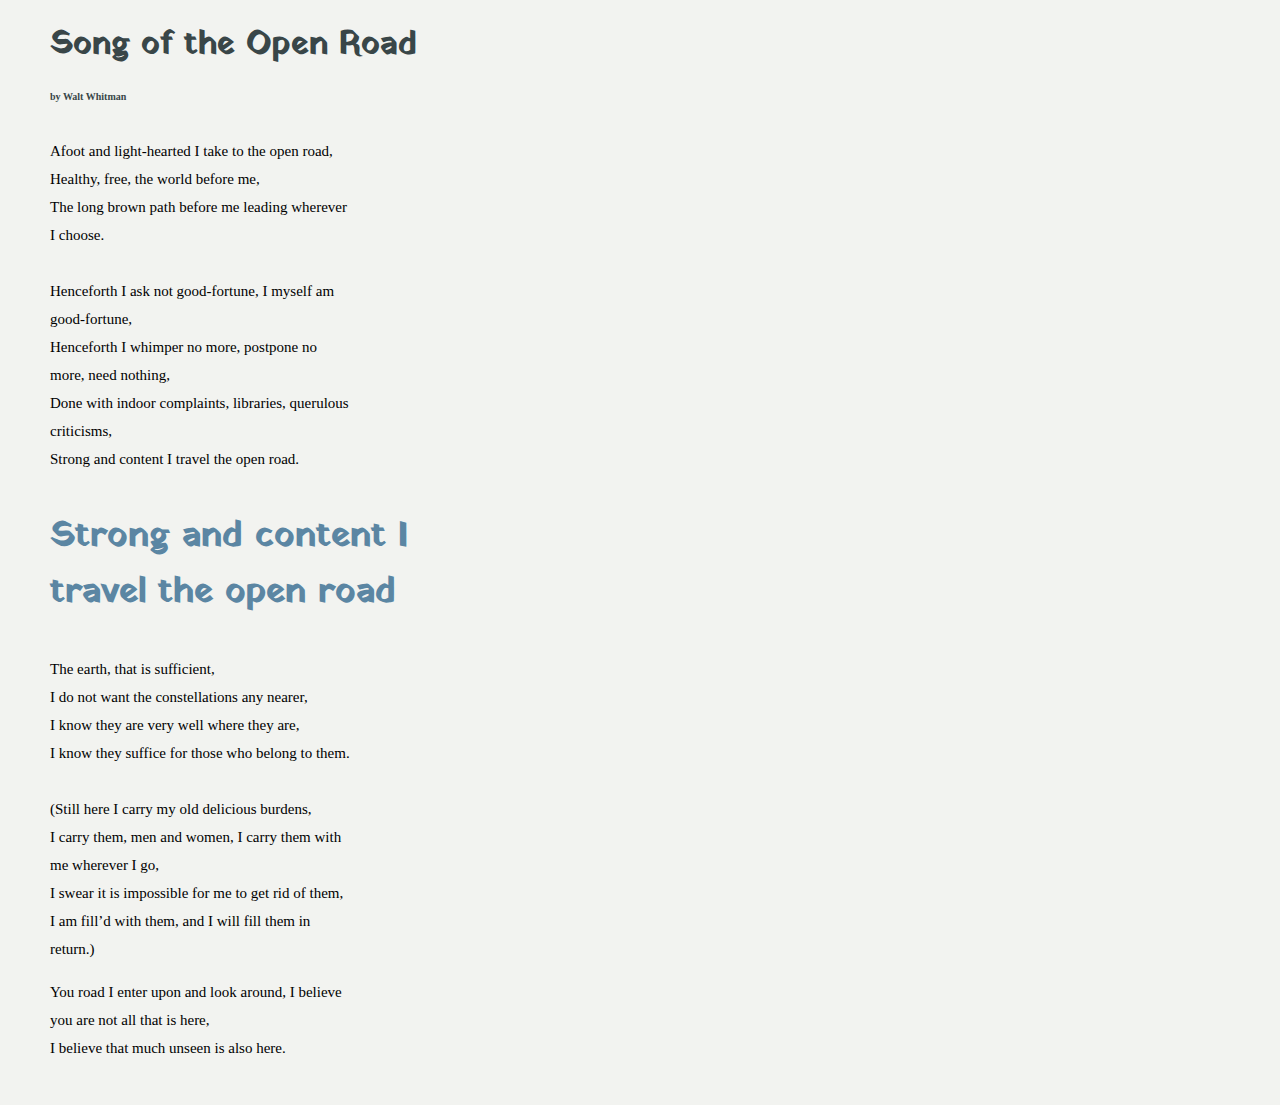
<file: Abby Travel Zine/songoftheOpenRoad.html>
<!DOCTYPE html>
<html>
  <head>
    <title>Song of the Open Road</title>
    <meta name="viewport" content="width=device-width, initial-scale=1 shrink-to-fit=no">
    <link href="https://fonts.googleapis.com/css?family=Halant" rel="stylesheet">
    <link href="https://fonts.googleapis.com/css?family=Yatra+One" rel="stylesheet">
    <link rel="stylesheet" href="style.css">
  </head>
  <body>
    <h1>Song of the Open Road</h1>
    <h2>by Walt Whitman</h2>
    <p>
      Afoot and light-hearted I take to the open road, <br>
      Healthy, free, the world before me, <br>
      The long brown path before me leading wherever I choose.

      <br>
      <br>

      Henceforth I ask not good-fortune, I myself am good-fortune, <br>
      Henceforth I whimper no more, postpone no more, need nothing,<br>
      Done with indoor complaints, libraries, querulous criticisms, <br>
      Strong and content I travel the open road.

       <h3 class="pullquote">  Strong and content I <br> travel the open road </h3>

      <p> 
      The earth, that is sufficient, <br>
      I do not want the constellations any nearer, <br>
      I know they are very well where they are, <br>
      I know they suffice for those who belong to them.

      <br>
      <br>

      (Still here I carry my old delicious burdens, <br>
      I carry them, men and women, I carry them with me wherever I go, <br>
      I swear it is impossible for me to get rid of them, <br>
      I am fill’d with them, and I will fill them in return.) <br>
    </p>
    
    <p>
      You road I enter upon and look around, I believe you are not all that is here, <br>
      I believe that much unseen is also here.<br> <br>



    </p>
         
 
  </body>
</html>
</file>
<file: AlarmClock/style.css>
body {
    height: calc(100vh - 8em);
    padding: 4em;
    color: rgba(255,255,255,.75);
    font-family: 'Courier New', serif;
    background-color: rgb(25,25,25);}


h1 {font-family: 'Courier New', serif;
    font-size: 15pt;
    text-align: center;}



.line-1{
    position: relative;
    top: 20%;  
    width: 150px;
    margin: 0 auto;
    border-right: 2px solid rgba(255,255,255,.75);
    font-size: 140%;
    text-align: left;
    white-space: nowrap;
    overflow: hidden; 
    transform: translateY(-50%);
    animation-fill-mode: both;}

  .line-2 {animation-delay: 60s !important;}
  .line-3 {animation-delay: 120s !important;}
  .line-4 { animation-delay: 180s !important;}
  .line-5 {animation-delay: 240s !important;}
  .line-6 {animation-delay: 300s !important;}
  .line-7 {animation-delay: 360s !important;}
  .line-8 {animation-delay: 420s !important;}
  .line-9 {animation-delay: 480s !important;}
  .line-10 {animation-delay: 540s !important;}
  .line-11 {animation-delay: 600s !important;}
  .line-12 {animation-delay: 660s !important;}
  .line-13 {animation-delay: 720s !important;}
  .line-14 {animation-delay: 780s !important;}
  .line-15 {animation-delay: 840s !important;}
  .line-16 {animation-delay: 900s !important;}
  .line-17 {animation-delay: 960s !important;}
  .line-18 {animation-delay: 1020s !important;}
  .line-19 {animation-delay: 1080s !important;}
  .line-20 {animation-delay: 1140s !important;}
  .line-21 {animation-delay: 1200s !important;}
  .line-22 {animation-delay: 1260s !important;}
  .line-23 {animation-delay: 1320s !important;}
  .line-24 {animation-delay: 1380s !important;}
  .line-25 {animation-delay: 1440s !important;}
  .line-26 {animation-delay: 1500s !important;}
  .line-27 {animation-delay: 1560s !important;}
  .line-28 {animation-delay: 1620s !important;}
  .line-29 {animation-delay: 1680s !important;}
  .line-30 {animation-delay: 1740s !important;}
  .line-31 {animation-delay: 1800s !important;}
  .line-32 {animation-delay: 1860s !important;}
  .line-33 {animation-delay: 1920s !important;}
  .line-34 {animation-delay: 1980s !important;}
  .line-35 {animation-delay: 2040s !important;}
  .line-36 {animation-delay: 2100s !important;}
  .line-37 {animation-delay: 2160s !important;}
  .line-38 {animation-delay: 2220s !important;}
  .line-39 {animation-delay: 2280s !important;}
  .line-40 {animation-delay: 2340s !important;}
  .line-41 {animation-delay: 2400s !important;}
  .line-42 {animation-delay: 2460s !important;}
  .line-43 {animation-delay: 2520s !important;}
  .line-44 {animation-delay: 2580s !important;}
  .line-45 {animation-delay: 2640s !important;}
  .line-46 {animation-delay: 2700s !important;}
  .line-47 {animation-delay: 2760s !important;}
  .line-48 {animation-delay: 2820s !important;}
  .line-49 {animation-delay: 2880s !important;}
  .line-50 {animation-delay: 2940s !important;}


.rgba {
  background-color: (255,255,255,.75);
  font-size: 180%;
  text-align: center;
  transform: translateY(-50%);}

 .anim-typewriter{
  animation: typewriter 60s steps(60) 1s 1 normal both,
             blinkTextCursor .5s steps(60) infinite normal;}


.button {
  background-color: rgb(200,200,200);
  border-radius: 50px;
  width: 50px;
  height: 50px;
  cursor: pointer;
}

.alarming {
  
  
  animation-name: pulse;
  animation-duration: 5s;
  animation-iteration-count: infinite;
  
}

@keyframes typewriter {

  from{width:0;}
  to{width:36em;}

  0% {opacity: 0;}
  100% {opacity: 100; }
  
}

@keyframes pulse {
  0% {
    background-color:rgba(255,255,255,.75)
    color: white;
  }
  
  100% {
    
    background-color:white;
    color: black;

  }

  

@keyframes blinkTextCursor{
  from{border-right-color: rgba(255,255,255,.75);}
  to{border-right-color: transparent;}

.button {
  background-color: rgb(200,200,200);
  border-radius: 50px;
  width: 50px;
  height: 50px;
  cursor: pointer;}

.alarming {
  
  opacity: 1;
  animation-name: pulse;
  animation-duration: 3s;
  animation-iteration-count: infinite;
  
}


}
</file>
<file: Responsive Poster/style.css>
body {background-color: #4D4D4D;}

.logo { 
	width: 20vw;
	height: 20vh;
	background-size: cover;
	position: absolute;
	top: 25px;
	left: 50px;
	z-index:10;}

.title {
	font-family: 'Oswald', sans-serif;
	color: white;
	font-size: 130px;
	line-height: 140px;
	transform: rotate(-10deg);
	position:absolute;
	left: 40px;
	top: 40px;
	}

.subtitle {
	font-family: 'Raleway', sans-serif;
	color: white;
	font-size: 40px; 
	transform: rotate(-10deg);
	position: absolute;
	top:470px;
	left: 90px;}

.date {

	font-family: 'Oswald', sans-serif;
	color: #00aff0;
	font-size:90px;
	transform: rotate(-10deg);
	position: absolute; ;
	top:320px;
	left:80px;
}

.background-container {
	width: 100vw;
	height: 800px;
	background-image: url(BM.gif);
	background-size: cover;
	background-position: center center;

	position:relative;
	top: 0;
	left: 0;
	z-index: -10;}


.describe {
	font-family: 'Raleway', sans-serif;
	color: white;
	width: 400px;
	padding-left: 90px;
	padding-top: 50px;
	position:relative;
	float: left;}

.RSVP {
	font-family: 'Oswald', sans-serif;
	font-size: 30px;
	color: #00aff0;
	position: relative;
	padding-top: 80px;
	float: left;}


.museum {

	padding-top:50px;
	padding-left: :10px;
	padding-bottom: 40px;
	float: right;
	display: inline;


}




@media (max-width: 550px) {

	.logo {
		width: 10vw;
		height: 10vh;
		background-size: cover;
		position: absolute;
		top:1200px;
		left:100px;
		z-index:3;}

	.title {
		font-size: 48px;
		line-height: 50px; }

	.date {
		font-size: 30px;
		transform: rotate(0deg);
		top: 290px;
		left: 40px;
		position:absolute;
		padding-bottom: 40px;}

	.subtitle {
		font-size: 20px;
		transform: rotate(0deg);
		position:absolute;
		top: 280px;
		left: 40px;}


	.background-container {
		width: 100vh;
		height: 40vh;}

	.describe {
		padding-top: 100px;
		padding-left: 30px;
		width:350px;
		}
	.museum {

		padding-top: 50px;
		padding-bottom: 40px;
		padding-left: 260px;
		float: right;
		display: inline;
		position: relative;
		background-size: cover;}

	.RSVP {
		font-family: 'Oswald', sans-serif;
		font-size: 30px;
		color: #00aff0;
		position: relative;
		padding-left:80px;
		padding-top: 30px;
		float: left;}
</file>
<file: Abby Travel Zine/style.css>
html, body {
  	margin: 0;
  	padding: 0;}

 body {
 	width:80vw;
 	background-color: #f2f3f0;
 	}


 .photo {background-image:url(Laundry.jpg);
		width: 100vw;
		height: 70vh;
		background-size: cover;
		background-position: center center;
		background-repeat: no-repeat;}
 
 .cover {background-image: url(Poster.jpg);
 		height: 100vh;}

 .window{background-image: url(Window.jpg);}

 .letter {background-image: url(table.jpg)}

 .merci {background-image: url(tunnel.jpg)}

.title {
  font-family: 'Yatra One', cursive;
  position: absolute;
  bottom: 200px;
  font-size: 60px;
  font-weight: bold;
  color: white;
  margin-left: 50px;
}

h1 { font-family: 'Yatra One', cursive;
	color: #394648;
	margin-left:50px;}

.subtitle {font-family: 'Arvo', serif;
			font-size: 20px;}

.byline {font-family: 'Arvo', serif;
		color: gray;
		font-size: 10px;}

h2 { font-family: 'Arvo', serif;
	 font-size: 10px;
	 padding-bottom: 20px;
	 margin-left: 50px;
	color: #394648;}

p {
	font-family: 'Arvo', serif;
	font-size: 15px;
	line-height: 28px;
	width: 300px;
	margin-left: 50px;
	}


.pullquote {
	font-family: 'Yatra One', cursive;
	color: #5b86a3;
	font-size: 35px;
	line-height: 56px;
	padding-left: 50px;
	}

a  {
  	text-decoration:none;
  	font-weight:bold;
  	color: #394648;}


@media (min-width: 1000px;) {
	body {
		width: 1000px;
		margin-left: auto;
		margin-right: auto; }

}
</file>
